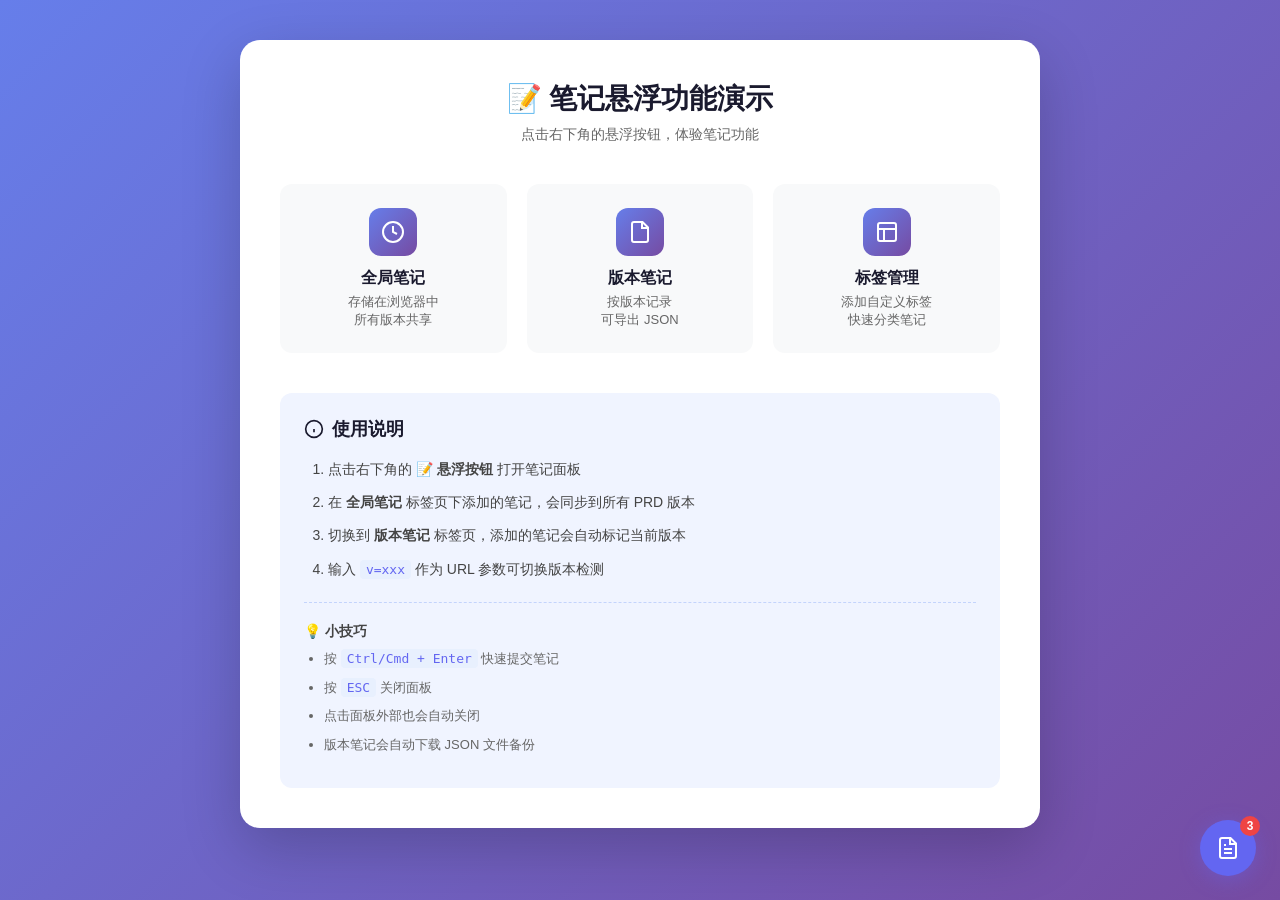
<file: note-panel/index.html>
<!DOCTYPE html>
<html lang="zh-CN">
<head>
  <meta charset="UTF-8">
  <meta name="viewport" content="width=device-width, initial-scale=1.0">
  <meta name="version" content="v2.0">
  <title>笔记功能演示 - PawMind v2.0</title>

  <!-- 引入笔记组件样式 -->
  <link rel="stylesheet" href="note-panel.css">

  <style>
    /* 演示页面样式 */
    * {
      margin: 0;
      padding: 0;
      box-sizing: border-box;
    }

    body {
      font-family: -apple-system, BlinkMacSystemFont, 'Segoe UI', Roboto, sans-serif;
      background: linear-gradient(135deg, #667eea 0%, #764ba2 100%);
      min-height: 100vh;
      padding: 40px 20px;
    }

    .demo-container {
      max-width: 800px;
      margin: 0 auto;
      background: white;
      border-radius: 20px;
      padding: 40px;
      box-shadow: 0 20px 60px rgba(0, 0, 0, 0.2);
    }

    .demo-header {
      text-align: center;
      margin-bottom: 40px;
    }

    .demo-header h1 {
      font-size: 28px;
      color: #1a1a2e;
      margin-bottom: 8px;
    }

    .demo-header p {
      color: #666;
      font-size: 14px;
    }

    .demo-features {
      display: grid;
      grid-template-columns: repeat(auto-fit, minmax(200px, 1fr));
      gap: 20px;
      margin-bottom: 40px;
    }

    .feature-card {
      padding: 24px;
      background: #f8f9fa;
      border-radius: 12px;
      text-align: center;
    }

    .feature-card .icon {
      width: 48px;
      height: 48px;
      margin: 0 auto 12px;
      background: linear-gradient(135deg, #667eea 0%, #764ba2 100%);
      border-radius: 12px;
      display: flex;
      align-items: center;
      justify-content: center;
    }

    .feature-card .icon svg {
      width: 24px;
      height: 24px;
      color: white;
    }

    .feature-card h3 {
      font-size: 16px;
      color: #1a1a2e;
      margin-bottom: 4px;
    }

    .feature-card p {
      font-size: 13px;
      color: #666;
    }

    .demo-instructions {
      background: #f0f4ff;
      border-radius: 12px;
      padding: 24px;
    }

    .demo-instructions h2 {
      font-size: 18px;
      color: #1a1a2e;
      margin-bottom: 16px;
      display: flex;
      align-items: center;
      gap: 8px;
    }

    .demo-instructions ol {
      padding-left: 24px;
    }

    .demo-instructions li {
      color: #444;
      font-size: 14px;
      line-height: 1.8;
      margin-bottom: 8px;
    }

    .demo-instructions code {
      background: #e8f0fe;
      padding: 2px 6px;
      border-radius: 4px;
      font-family: 'Monaco', 'Menlo', monospace;
      font-size: 13px;
      color: #6366f1;
    }

    .demo-tips {
      margin-top: 20px;
      padding-top: 20px;
      border-top: 1px dashed #c4d4fc;
    }

    .demo-tips h3 {
      font-size: 14px;
      color: #444;
      margin-bottom: 8px;
    }

    .demo-tips ul {
      padding-left: 20px;
    }

    .demo-tips li {
      font-size: 13px;
      color: #666;
      line-height: 1.6;
    }
  </style>
</head>
<body>
  <div class="demo-container">
    <div class="demo-header">
      <h1>📝 笔记悬浮功能演示</h1>
      <p>点击右下角的悬浮按钮，体验笔记功能</p>
    </div>

    <div class="demo-features">
      <div class="feature-card">
        <div class="icon">
          <svg viewBox="0 0 24 24" fill="none" stroke="currentColor" stroke-width="2">
            <circle cx="12" cy="12" r="10"/>
            <path d="M12 6v6l4 2"/>
          </svg>
        </div>
        <h3>全局笔记</h3>
        <p>存储在浏览器中<br>所有版本共享</p>
      </div>

      <div class="feature-card">
        <div class="icon">
          <svg viewBox="0 0 24 24" fill="none" stroke="currentColor" stroke-width="2">
            <path d="M14.5 2H6a2 2 0 0 0-2 2v16a2 2 0 0 0 2 2h12a2 2 0 0 0 2-2V7.5L14.5 2z"/>
            <polyline points="14 2 14 8 20 8"/>
          </svg>
        </div>
        <h3>版本笔记</h3>
        <p>按版本记录<br>可导出 JSON</p>
      </div>

      <div class="feature-card">
        <div class="icon">
          <svg viewBox="0 0 24 24" fill="none" stroke="currentColor" stroke-width="2">
            <rect x="3" y="3" width="18" height="18" rx="2" ry="2"/>
            <line x1="3" y1="9" x2="21" y2="9"/>
            <line x1="9" y1="21" x2="9" y2="9"/>
          </svg>
        </div>
        <h3>标签管理</h3>
        <p>添加自定义标签<br>快速分类笔记</p>
      </div>
    </div>

    <div class="demo-instructions">
      <h2>
        <svg width="20" height="20" viewBox="0 0 24 24" fill="none" stroke="currentColor" stroke-width="2">
          <circle cx="12" cy="12" r="10"/>
          <path d="M12 16v-4"/>
          <path d="M12 8h.01"/>
        </svg>
        使用说明
      </h2>
      <ol>
        <li>点击右下角的 <strong>📝 悬浮按钮</strong> 打开笔记面板</li>
        <li>在 <strong>全局笔记</strong> 标签页下添加的笔记，会同步到所有 PRD 版本</li>
        <li>切换到 <strong>版本笔记</strong> 标签页，添加的笔记会自动标记当前版本</li>
        <li>输入 <code>v=xxx</code> 作为 URL 参数可切换版本检测</li>
      </ol>

      <div class="demo-tips">
        <h3>💡 小技巧</h3>
        <ul>
          <li>按 <code>Ctrl/Cmd + Enter</code> 快速提交笔记</li>
          <li>按 <code>ESC</code> 关闭面板</li>
          <li>点击面板外部也会自动关闭</li>
          <li>版本笔记会自动下载 JSON 文件备份</li>
        </ul>
      </div>
    </div>
  </div>

  <!-- 引入笔记组件脚本 -->
  <script src="note-panel.js"></script>

  <!-- 初始化笔记面板 -->
  <script>
    // 初始化笔记面板
    // 可选配置：
    // - version: 指定当前版本（可从 meta 标签或 URL 参数获取）
    // - storageKey: localStorage 的键名
    // - versionNotesFile: 版本笔记 JSON 文件路径
    const notes = new NotePanel({
      // version: 'v2.0', // 可省略，会自动检测
      // storageKey: 'note_panel_global',
      // versionNotesFile: 'notes/version-notes.json',
      onUpdate: (data, type) => {
        console.log('笔记已更新:', type, data);
      }
    });

    // 暴露到全局，方便调试
    window.notes = notes;
  </script>
</body>
</html>
</file>
<file: note-panel/note-panel.css>
/**
 * 笔记悬浮面板样式
 * 包含：悬浮按钮、笔记窗口、动画效果
 */

/* ========== 基础变量 ========== */
:root {
  --note-panel-primary: #6366f1;
  --note-panel-primary-hover: #4f46e5;
  --note-panel-bg: #ffffff;
  --note-panel-bg-dark: #1e1e2e;
  --note-panel-text: #374151;
  --note-panel-text-dark: #e5e7eb;
  --note-panel-border: #e5e7eb;
  --note-panel-shadow: 0 25px 50px -12px rgba(0, 0, 0, 0.25);
  --note-panel-radius: 16px;
  --note-panel-transition: all 0.3s cubic-bezier(0.16, 1, 0.3, 1);
}

/* ========== 悬浮按钮 ========== */
.note-fab {
  position: fixed;
  bottom: 24px;
  right: 24px;
  width: 56px;
  height: 56px;
  border-radius: 50%;
  background: var(--note-panel-primary);
  color: white;
  border: none;
  cursor: pointer;
  display: flex;
  align-items: center;
  justify-content: center;
  box-shadow: 0 4px 20px rgba(99, 102, 241, 0.4);
  transition: var(--note-panel-transition);
  z-index: 9999;
}

.note-fab:hover {
  transform: scale(1.1);
  background: var(--note-panel-primary-hover);
  box-shadow: 0 6px 30px rgba(99, 102, 241, 0.5);
}

.note-fab svg {
  width: 24px;
  height: 24px;
  transition: var(--note-panel-transition);
}

.note-fab .icon-note {
  display: block;
}

.note-fab .icon-close {
  display: none;
}

/* 按钮激活状态 */
.note-fab.active {
  background: #ef4444;
  box-shadow: 0 4px 20px rgba(239, 68, 68, 0.4);
}

.note-fab.active:hover {
  background: #dc2626;
  box-shadow: 0 6px 30px rgba(239, 68, 68, 0.5);
}

.note-fab.active .icon-note {
  display: none;
}

.note-fab.active .icon-close {
  display: block;
}

/* 笔记数量徽章 */
.note-fab .badge {
  position: absolute;
  top: -4px;
  right: -4px;
  min-width: 20px;
  height: 20px;
  padding: 0 6px;
  border-radius: 10px;
  background: #ef4444;
  color: white;
  font-size: 12px;
  font-weight: 600;
  display: flex;
  align-items: center;
  justify-content: center;
  transform: scale(0);
  transition: transform 0.2s ease;
}

.note-fab .badge.show {
  transform: scale(1);
}

/* ========== 笔记面板 ========== */
.note-panel {
  position: fixed;
  bottom: 96px;
  right: 24px;
  width: 380px;
  max-width: calc(100vw - 48px);
  max-height: calc(100vh - 140px);
  background: var(--note-panel-bg);
  border-radius: var(--note-panel-radius);
  box-shadow: var(--note-panel-shadow);
  z-index: 9998;
  display: flex;
  flex-direction: column;
  opacity: 0;
  visibility: hidden;
  transform: translateY(20px) scale(0.95);
  transition: var(--note-panel-transition);
  overflow: hidden;
}

/* 暗色主题 */
[data-theme="dark"] .note-panel,
.note-panel.dark {
  --note-panel-bg: var(--note-panel-bg-dark);
  --note-panel-text: var(--note-panel-text-dark);
  --note-panel-border: #374151;
}

/* 面板激活状态 */
.note-panel.open {
  opacity: 1;
  visibility: visible;
  transform: translateY(0) scale(1);
}

/* ========== 面板头部 ========== */
.note-panel-header {
  padding: 16px 20px;
  border-bottom: 1px solid var(--note-panel-border);
  display: flex;
  align-items: center;
  justify-content: space-between;
  background: linear-gradient(135deg, #f5f7fa 0%, #ffffff 100%);
}

[data-theme="dark"] .note-panel-header {
  background: linear-gradient(135deg, #2d2d3d 0%, #1e1e2e 100%);
}

.note-panel-title {
  font-size: 16px;
  font-weight: 600;
  color: var(--note-panel-text);
  display: flex;
  align-items: center;
  gap: 8px;
}

.note-panel-title svg {
  width: 20px;
  height: 20px;
  color: var(--note-panel-primary);
}

.note-panel-version {
  font-size: 12px;
  padding: 4px 10px;
  background: var(--note-panel-primary);
  color: white;
  border-radius: 20px;
  font-weight: 500;
}

/* ========== 标签页切换 ========== */
.note-tabs {
  display: flex;
  padding: 12px 20px;
  gap: 8px;
  border-bottom: 1px solid var(--note-panel-border);
}

.note-tab {
  flex: 1;
  padding: 10px 16px;
  border: none;
  background: transparent;
  color: var(--note-panel-text);
  font-size: 14px;
  font-weight: 500;
  cursor: pointer;
  border-radius: 8px;
  transition: all 0.2s ease;
  opacity: 0.6;
}

.note-tab:hover {
  opacity: 0.8;
  background: rgba(99, 102, 241, 0.1);
}

.note-tab.active {
  opacity: 1;
  background: var(--note-panel-primary);
  color: white;
}

.note-tab .tab-count {
  margin-left: 6px;
  padding: 2px 6px;
  background: rgba(0, 0, 0, 0.1);
  border-radius: 10px;
  font-size: 11px;
}

.note-tab.active .tab-count {
  background: rgba(255, 255, 255, 0.3);
}

/* ========== 笔记内容区 ========== */
.note-panel-body {
  flex: 1;
  overflow-y: auto;
  padding: 16px 20px;
}

.note-panel-body::-webkit-scrollbar {
  width: 6px;
}

.note-panel-body::-webkit-scrollbar-track {
  background: transparent;
}

.note-panel-body::-webkit-scrollbar-thumb {
  background: rgba(0, 0, 0, 0.2);
  border-radius: 3px;
}

/* ========== 笔记列表 ========== */
.note-list {
  display: flex;
  flex-direction: column;
  gap: 12px;
}

.note-item {
  padding: 14px 16px;
  background: #f9fafb;
  border-radius: 12px;
  border: 1px solid var(--note-panel-border);
  transition: var(--note-panel-transition);
  cursor: pointer;
}

[data-theme="dark"] .note-item {
  background: #2d2d3d;
  border-color: #3d3d4d;
}

.note-item:hover {
  border-color: var(--note-panel-primary);
  transform: translateX(4px);
}

.note-item-header {
  display: flex;
  align-items: center;
  justify-content: space-between;
  margin-bottom: 8px;
}

.note-item-time {
  font-size: 12px;
  color: #9ca3af;
}

.note-item-actions {
  display: flex;
  gap: 4px;
  opacity: 0;
  transition: opacity 0.2s ease;
}

.note-item:hover .note-item-actions {
  opacity: 1;
}

.note-item-action {
  width: 28px;
  height: 28px;
  border: none;
  background: transparent;
  color: #9ca3af;
  border-radius: 6px;
  cursor: pointer;
  display: flex;
  align-items: center;
  justify-content: center;
  transition: all 0.2s ease;
}

.note-item-action:hover {
  background: rgba(0, 0, 0, 0.1);
  color: var(--note-panel-text);
}

.note-item-action.delete:hover {
  background: rgba(239, 68, 68, 0.1);
  color: #ef4444;
}

.note-item-action svg {
  width: 16px;
  height: 16px;
}

.note-item-content {
  font-size: 14px;
  color: var(--note-panel-text);
  line-height: 1.6;
  white-space: pre-wrap;
  word-break: break-word;
}

.note-item-tags {
  display: flex;
  gap: 6px;
  margin-top: 10px;
  flex-wrap: wrap;
}

.note-item-tag {
  font-size: 11px;
  padding: 3px 8px;
  background: rgba(99, 102, 241, 0.1);
  color: var(--note-panel-primary);
  border-radius: 4px;
  font-weight: 500;
}

/* 空状态 */
.note-empty {
  display: flex;
  flex-direction: column;
  align-items: center;
  justify-content: center;
  padding: 40px 20px;
  color: #9ca3af;
}

.note-empty svg {
  width: 48px;
  height: 48px;
  margin-bottom: 12px;
  opacity: 0.5;
  flex-shrink: 0;
}

.note-empty p {
  font-size: 14px;
  margin: 0;
}

/* ========== 输入区域 ========== */
.note-input-area {
  padding: 16px 20px;
  border-top: 1px solid var(--note-panel-border);
  background: #fafbfc;
}

[data-theme="dark"] .note-input-area {
  background: #252535;
}

.note-input-wrapper {
  display: flex;
  flex-direction: column;
  gap: 10px;
}

.note-textarea {
  width: 100%;
  min-height: 80px;
  padding: 12px;
  border: 1px solid var(--note-panel-border);
  border-radius: 10px;
  font-size: 14px;
  font-family: inherit;
  resize: none;
  transition: border-color 0.2s ease;
  background: var(--note-panel-bg);
  color: var(--note-panel-text);
}

.note-textarea:focus {
  outline: none;
  border-color: var(--note-panel-primary);
}

.note-input-footer {
  display: flex;
  align-items: center;
  justify-content: space-between;
}

.note-tag-input {
  display: flex;
  gap: 8px;
  align-items: center;
}

.note-tag-input input {
  padding: 6px 12px;
  border: 1px solid var(--note-panel-border);
  border-radius: 6px;
  font-size: 12px;
  width: 140px;
  background: var(--note-panel-bg);
  color: var(--note-panel-text);
}

.note-tag-input input:focus {
  outline: none;
  border-color: var(--note-panel-primary);
}

.note-submit-btn {
  padding: 8px 20px;
  background: var(--note-panel-primary);
  color: white;
  border: none;
  border-radius: 8px;
  font-size: 14px;
  font-weight: 500;
  cursor: pointer;
  transition: var(--note-panel-transition);
}

.note-submit-btn:hover {
  background: var(--note-panel-primary-hover);
  transform: translateY(-1px);
}

.note-submit-btn:disabled {
  opacity: 0.5;
  cursor: not-allowed;
  transform: none;
}

/* ========== 动画 ========== */
@keyframes notePulse {
  0%, 100% { box-shadow: 0 4px 20px rgba(99, 102, 241, 0.4); }
  50% { box-shadow: 0 4px 30px rgba(99, 102, 241, 0.6); }
}

.note-fab.has-notes {
  animation: notePulse 2s infinite;
}

/* 笔记添加动画 */
@keyframes noteSlideIn {
  from {
    opacity: 0;
    transform: translateY(-10px);
  }
  to {
    opacity: 1;
    transform: translateY(0);
  }
}

.note-item.new {
  animation: noteSlideIn 0.3s ease;
}

/* ========== 响应式 ========== */
@media (max-width: 480px) {
  .note-panel {
    width: calc(100vw - 32px);
    right: 16px;
    bottom: 88px;
  }

  .note-fab {
    bottom: 20px;
    right: 20px;
    width: 52px;
    height: 52px;
  }

  .note-tabs {
    padding: 10px 16px;
  }

  .note-tab {
    padding: 8px 12px;
    font-size: 13px;
  }
}

/* ========== 保存状态提示 ========== */
.note-save-status {
  text-align: center;
  font-size: 12px;
  color: #10b981;
  padding: 6px 0 0;
  opacity: 0;
  animation: noteFadeInOut 2s ease forwards;
}

.note-save-status.error {
  color: #ef4444;
}

@keyframes noteFadeInOut {
  0% { opacity: 0; transform: translateY(4px); }
  15% { opacity: 1; transform: translateY(0); }
  75% { opacity: 1; }
  100% { opacity: 0; }
}

/* ========== 工具类 ========== */
.hidden {
  display: none !important;
}

.sr-only {
  position: absolute;
  width: 1px;
  height: 1px;
  padding: 0;
  margin: -1px;
  overflow: hidden;
  clip: rect(0, 0, 0, 0);
  border: 0;
}
</file>
